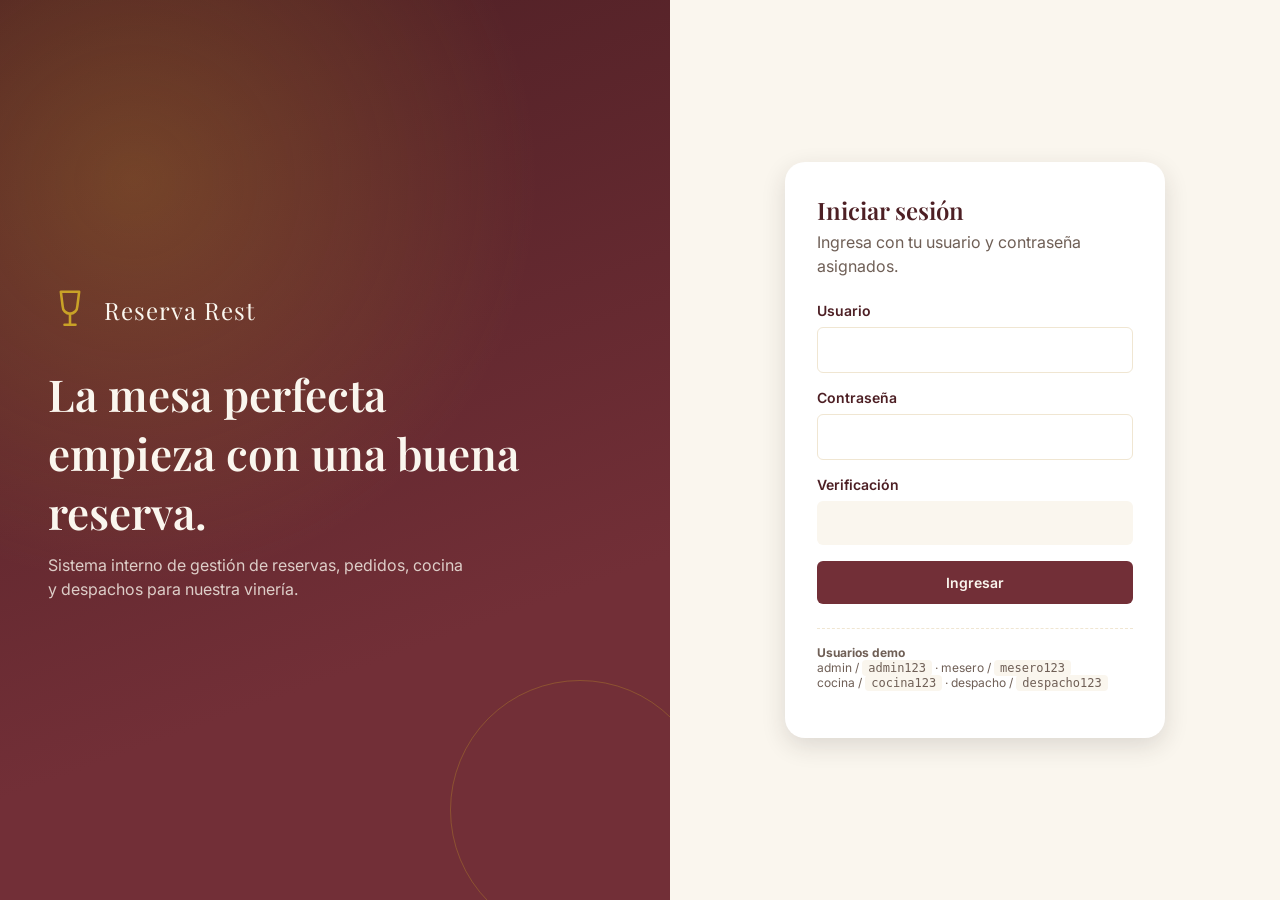
<file: index.html>
<!DOCTYPE html>
<html lang="es">

<head>
  <meta charset="UTF-8" />
  <meta name="viewport" content="width=device-width, initial-scale=1.0" />
  <title>Reserva Rest · Vinería — Ingreso</title>

  <link rel="stylesheet" href="css/variables.css" />
  <link rel="stylesheet" href="css/base.css" />
  <link rel="stylesheet" href="css/components.css" />
  <link rel="stylesheet" href="css/login.css" />
</head>

<body>
  <main class="login-screen">
    <!-- Panel de marca -->
    <section class="login-brand" aria-hidden="true">
      <div class="brand-mark">
        <svg viewBox="0 0 24 24" fill="none" xmlns="http://www.w3.org/2000/svg">
          <path d="M7 2h10l-1 8a4 4 0 0 1-8 0L7 2z" stroke="#C9A227" stroke-width="1.4" stroke-linejoin="round" />
          <path d="M12 14v6M9 20h6" stroke="#C9A227" stroke-width="1.4" stroke-linecap="round" />
        </svg>
        <span>Reserva Rest</span>
      </div>
      <h1>La mesa perfecta empieza con una buena reserva.</h1>
      <p>Sistema interno de gestión de reservas, pedidos, cocina y despachos para nuestra vinería.</p>
      <div class="vine-line"></div>
    </section>

    <!-- Panel de acceso -->
    <section class="login-panel">
      <div class="login-card">
        <h2>Iniciar sesión</h2>
        <p class="subtitle text-muted">Ingresa con tu usuario y contraseña asignados.</p>

        <div id="login-error" class="login-error" role="alert"></div>

        <form id="login-form" novalidate>
          <div class="field">
            <label for="username">Usuario</label>
            <input type="text" id="username" name="username" autocomplete="username" />
            <span class="field-error">Ingresa tu usuario.</span>
          </div>

          <div class="field">
            <label for="password">Contraseña</label>
            <input type="password" id="password" name="password" autocomplete="current-password" />
            <span class="field-error">Ingresa tu contraseña.</span>
          </div>
          <div class="field">
            <label for="captcha-answer">Verificación</label>
            <div class="captcha-row">
              <div class="g-recaptcha" data-sitekey="6LdIKGItAAAAAOWesANeMLs_8YLRDsLQZmPIlq1w"></div>
              <br />
            </div>

            <button type="submit" id="login-submit" class="btn btn-primary" style="width:100%;">Ingresar</button>
        </form>

        <div class="demo-users">
          <strong>Usuarios demo</strong><br />
          admin / <code>admin123</code> · mesero / <code>mesero123</code><br />
          cocina / <code>cocina123</code> · despacho / <code>despacho123</code>
        </div>
      </div>
    </section>
  </main>

  <div id="toast-container"></div>

  <!-- Orden de carga: config y utilidades primero, luego seguridad,
       almacenamiento, sesión, UI y finalmente la lógica de esta vista -->
  <script src="js/config.js"></script>
  <script src="js/security.js"></script>
  <script src="js/storage.js"></script>
  <script src="js/session.js"></script>
  <script src="js/ui.js"></script>
  <script src="js/bootstrap.js"></script>
  <script src="js/auth.js"></script>
  <script src="https://www.google.com/recaptcha/api.js" async defer></script>
</body>

</html>
</file>
<file: css/variables.css>
/* ============================================================
   variables.css
   Tokens de diseño globales para "Reserva Rest".
   Todo color/tipografía/espaciado usado en el resto de los
   archivos CSS debe salir de aquí. Así, si el negocio pide
   cambiar la paleta, se edita un solo archivo.
   ============================================================ */

:root {
  /* --- Paleta vineria --- */
  --color-vino: #722f37;
  --color-vino-oscuro: #4d1f24;
  --color-vino-claro: #9a4750;
  --color-dorado: #c9a227;
  --color-dorado-claro: #e8c96a;
  --color-crema: #faf6ee;
  --color-crema-oscuro: #f0e6d2;
  --color-carbon: #2b2320;
  --color-texto: #362a25;
  --color-texto-suave: #6f5f56;

  /* --- Estados de mesas / pedidos --- */
  --color-disponible: #4c7a4c;
  --color-reservada: #c9a227;
  --color-ocupada: #a4373a;
  --color-pendiente: #a4373a;
  --color-preparando: #c9a227;
  --color-listo: #4c7a4c;

  /* --- Feedback --- */
  --color-exito: #3f7d4a;
  --color-error: #b3332f;
  --color-info: #3a6ea5;
  --color-advertencia: #c9a227;

  /* --- Tipografía --- */
  --font-display: "Playfair Display", "Georgia", serif;
  --font-body: "Inter", "Segoe UI", sans-serif;

  --fs-xs: 0.75rem;
  --fs-sm: 0.875rem;
  --fs-base: 1rem;
  --fs-md: 1.125rem;
  --fs-lg: 1.5rem;
  --fs-xl: 2rem;
  --fs-xxl: 2.75rem;

  /* --- Espaciado --- */
  --space-1: 4px;
  --space-2: 8px;
  --space-3: 12px;
  --space-4: 16px;
  --space-5: 24px;
  --space-6: 32px;
  --space-7: 48px;

  /* --- Bordes / sombras --- */
  --radius-sm: 6px;
  --radius-md: 12px;
  --radius-lg: 20px;
  --shadow-sm: 0 2px 6px rgba(43, 35, 32, 0.08);
  --shadow-md: 0 8px 24px rgba(43, 35, 32, 0.14);
  --shadow-vino: 0 10px 30px rgba(114, 47, 55, 0.25);

  /* --- Layout --- */
  --sidebar-width: 260px;
  --sidebar-width-collapsed: 72px;
  --topbar-height: 64px;
  --transition-base: 200ms ease;
}
</file>
<file: css/base.css>
/* ============================================================
   base.css
   Reset ligero + estilos base (tipografía, botones, formularios,
   utilidades) compartidos por login y dashboard.
   Requiere variables.css cargado antes.
   ============================================================ */

@import url("https://fonts.googleapis.com/css2?family=Playfair+Display:wght@500;600;700&family=Inter:wght@400;500;600;700&display=swap");

*, *::before, *::after { box-sizing: border-box; }

html, body {
  margin: 0;
  padding: 0;
  height: 100%;
}

body {
  font-family: var(--font-body);
  color: var(--color-texto);
  background: var(--color-crema);
  -webkit-font-smoothing: antialiased;
}

h1, h2, h3, h4 {
  font-family: var(--font-display);
  color: var(--color-vino-oscuro);
  margin: 0 0 var(--space-3);
  font-weight: 600;
}

p { margin: 0 0 var(--space-3); line-height: 1.5; }

a { color: var(--color-vino); }

button, input, select, textarea { font-family: inherit; font-size: var(--fs-base); }

/* Foco visible siempre: accesibilidad de teclado */
button:focus-visible,
a:focus-visible,
input:focus-visible,
select:focus-visible,
textarea:focus-visible {
  outline: 2px solid var(--color-dorado);
  outline-offset: 2px;
}

/* --- Botones reutilizables --- */
.btn {
  display: inline-flex;
  align-items: center;
  justify-content: center;
  gap: var(--space-2);
  padding: var(--space-3) var(--space-5);
  border-radius: var(--radius-sm);
  border: 1px solid transparent;
  font-weight: 600;
  font-size: var(--fs-sm);
  cursor: pointer;
  transition: transform var(--transition-base), box-shadow var(--transition-base), background var(--transition-base);
}
.btn:active { transform: translateY(1px); }

.btn-primary { background: var(--color-vino); color: var(--color-crema); }
.btn-primary:hover { background: var(--color-vino-oscuro); box-shadow: var(--shadow-vino); }

.btn-gold { background: var(--color-dorado); color: var(--color-vino-oscuro); }
.btn-gold:hover { background: var(--color-dorado-claro); }

.btn-outline { background: transparent; border-color: var(--color-vino); color: var(--color-vino); }
.btn-outline:hover { background: rgba(114, 47, 55, 0.08); }

.btn-danger { background: var(--color-error); color: #fff; }
.btn-danger:hover { filter: brightness(1.08); }

.btn-sm { padding: var(--space-2) var(--space-3); font-size: var(--fs-xs); }
.btn:disabled { opacity: 0.5; cursor: not-allowed; }

/* --- Formularios --- */
.field { margin-bottom: var(--space-4); text-align: left; }
.field label {
  display: block;
  font-size: var(--fs-sm);
  font-weight: 600;
  color: var(--color-vino-oscuro);
  margin-bottom: var(--space-2);
}
.field input,
.field select,
.field textarea {
  width: 100%;
  padding: var(--space-3);
  border: 1px solid var(--color-crema-oscuro);
  border-radius: var(--radius-sm);
  background: #fff;
  color: var(--color-texto);
}
.field input:focus,
.field select:focus,
.field textarea:focus {
  border-color: var(--color-vino);
}
.field-error {
  color: var(--color-error);
  font-size: var(--fs-xs);
  margin-top: var(--space-1);
  display: none;
}
.field.invalid input,
.field.invalid select { border-color: var(--color-error); }
.field.invalid .field-error { display: block; }

/* --- Utilidades --- */
.visually-hidden {
  position: absolute; width: 1px; height: 1px;
  padding: 0; margin: -1px; overflow: hidden;
  clip: rect(0, 0, 0, 0); white-space: nowrap; border: 0;
}
.text-muted { color: var(--color-texto-suave); }
.text-center { text-align: center; }
.hidden { display: none !important; }

/* --- Reduced motion --- */
@media (prefers-reduced-motion: reduce) {
  * { animation-duration: 0.001ms !important; transition-duration: 0.001ms !important; }
}
</file>
<file: css/components.css>
/* ============================================================
   components.css
   Componentes de UI reutilizables en todo el dashboard:
   toasts, modales, tablas, badges de estado, tarjetas de stats,
   grilla de mesas.
   ============================================================ */

/* --- Toasts --- */
#toast-container {
  position: fixed;
  bottom: var(--space-5);
  right: var(--space-5);
  display: flex;
  flex-direction: column;
  gap: var(--space-2);
  z-index: 1000;
}
.toast {
  min-width: 260px;
  max-width: 360px;
  padding: var(--space-3) var(--space-4);
  border-radius: var(--radius-sm);
  color: #fff;
  box-shadow: var(--shadow-md);
  font-size: var(--fs-sm);
  animation: toast-in 200ms ease;
}
.toast-success { background: var(--color-exito); }
.toast-error { background: var(--color-error); }
.toast-info { background: var(--color-info); }
.toast-warning { background: var(--color-advertencia); color: var(--color-vino-oscuro); }
@keyframes toast-in {
  from { opacity: 0; transform: translateY(8px); }
  to { opacity: 1; transform: translateY(0); }
}

/* --- Modal --- */
.modal-overlay {
  position: fixed; inset: 0;
  background: rgba(43, 35, 32, 0.55);
  display: flex; align-items: center; justify-content: center;
  z-index: 900;
  padding: var(--space-4);
}
.modal-box {
  background: #fff;
  border-radius: var(--radius-md);
  padding: var(--space-6);
  width: 100%;
  max-width: 480px;
  max-height: 90vh;
  overflow-y: auto;
  box-shadow: var(--shadow-md);
}
.modal-box h3 { margin-bottom: var(--space-4); }
.modal-actions {
  display: flex;
  justify-content: flex-end;
  gap: var(--space-3);
  margin-top: var(--space-5);
}

/* --- Badges de estado --- */
.badge {
  display: inline-flex;
  align-items: center;
  gap: var(--space-1);
  padding: 2px var(--space-3);
  border-radius: 999px;
  font-size: var(--fs-xs);
  font-weight: 700;
  text-transform: uppercase;
  letter-spacing: 0.03em;
}
.badge-disponible { background: rgba(76, 122, 76, 0.15); color: var(--color-disponible); }
.badge-reservada { background: rgba(201, 162, 39, 0.18); color: #8a6c14; }
.badge-ocupada { background: rgba(164, 55, 58, 0.15); color: var(--color-ocupada); }
.badge-pending, .badge-pendiente { background: rgba(164, 55, 58, 0.15); color: var(--color-pendiente); }
.badge-preparing, .badge-preparando { background: rgba(201, 162, 39, 0.18); color: #8a6c14; }
.badge-ready, .badge-listo { background: rgba(76, 122, 76, 0.15); color: var(--color-listo); }
.badge-in_route { background: rgba(58, 110, 165, 0.15); color: var(--color-info); }
.badge-delivered { background: rgba(76, 122, 76, 0.15); color: var(--color-listo); }

/* --- Tabla --- */
.table-wrap { overflow-x: auto; border-radius: var(--radius-md); box-shadow: var(--shadow-sm); }
table.data-table {
  width: 100%;
  border-collapse: collapse;
  background: #fff;
  font-size: var(--fs-sm);
}
table.data-table th {
  background: var(--color-vino-oscuro);
  color: var(--color-crema);
  text-align: left;
  padding: var(--space-3) var(--space-4);
  font-weight: 600;
}
table.data-table td {
  padding: var(--space-3) var(--space-4);
  border-bottom: 1px solid var(--color-crema-oscuro);
}
table.data-table tbody tr:hover { background: var(--color-crema); }
table.data-table td.actions { display: flex; gap: var(--space-2); }
.table-empty { padding: var(--space-6); text-align: center; color: var(--color-texto-suave); }

/* --- Tarjetas de estadística --- */
.stats-grid {
  display: grid;
  grid-template-columns: repeat(auto-fit, minmax(200px, 1fr));
  gap: var(--space-4);
  margin-bottom: var(--space-6);
}
.stat-card {
  background: #fff;
  border-radius: var(--radius-md);
  padding: var(--space-5);
  box-shadow: var(--shadow-sm);
  border-left: 4px solid var(--color-dorado);
}
.stat-card .stat-value {
  font-family: var(--font-display);
  font-size: var(--fs-xxl);
  color: var(--color-vino);
  line-height: 1;
}
.stat-card .stat-label {
  font-size: var(--fs-sm);
  color: var(--color-texto-suave);
  margin-top: var(--space-2);
}

/* --- Grilla de mesas --- */
.tables-grid {
  display: grid;
  grid-template-columns: repeat(auto-fill, minmax(120px, 1fr));
  gap: var(--space-4);
}
.table-tile {
  aspect-ratio: 1;
  border-radius: var(--radius-md);
  border: none;
  color: #fff;
  font-weight: 700;
  cursor: pointer;
  display: flex;
  flex-direction: column;
  align-items: center;
  justify-content: center;
  gap: var(--space-1);
  transition: transform var(--transition-base);
}
.table-tile:hover { transform: translateY(-3px); }
.table-tile.state-available { background: var(--color-disponible); }
.table-tile.state-reserved { background: var(--color-reservada); color: var(--color-vino-oscuro); }
.table-tile.state-occupied { background: var(--color-ocupada); }
.table-tile small { font-weight: 400; font-size: var(--fs-xs); opacity: 0.9; }

/* --- Panel/card genérica --- */
.panel {
  background: #fff;
  border-radius: var(--radius-md);
  padding: var(--space-5);
  box-shadow: var(--shadow-sm);
  margin-bottom: var(--space-5);
}
.panel-header {
  display: flex;
  align-items: center;
  justify-content: space-between;
  margin-bottom: var(--space-4);
  flex-wrap: wrap;
  gap: var(--space-3);
}

/* --- Chip de cantidad en pedidos --- */
.qty-chip {
  display: inline-flex;
  align-items: center;
  gap: var(--space-2);
  background: var(--color-crema);
  border-radius: 999px;
  padding: var(--space-1) var(--space-3);
}
</file>
<file: css/login.css>
/* ============================================================
   login.css
   Estilos exclusivos de index.html (pantalla de acceso).
   ============================================================ */

.login-screen {
  min-height: 100vh;
  display: grid;
  grid-template-columns: 1.1fr 1fr;
  background: var(--color-vino-oscuro);
}

.login-brand {
  display: flex;
  flex-direction: column;
  justify-content: center;
  padding: var(--space-7);
  color: var(--color-crema);
  background:
    radial-gradient(circle at 20% 20%, rgba(201, 162, 39, 0.25), transparent 45%),
    linear-gradient(160deg, var(--color-vino-oscuro), var(--color-vino) 70%);
  position: relative;
  overflow: hidden;
}
.login-brand .brand-mark {
  display: inline-flex;
  align-items: center;
  gap: var(--space-3);
  margin-bottom: var(--space-6);
}
.login-brand .brand-mark svg { width: 44px; height: 44px; }
.login-brand .brand-mark span {
  font-family: var(--font-display);
  font-size: var(--fs-lg);
  letter-spacing: 0.04em;
}
.login-brand h1 {
  color: var(--color-crema);
  font-size: var(--fs-xxl);
  max-width: 480px;
}
.login-brand p { color: rgba(250, 246, 238, 0.8); max-width: 420px; }
.login-brand .vine-line {
  position: absolute;
  bottom: -40px; right: -40px;
  width: 260px; height: 260px;
  border: 1px solid rgba(201, 162, 39, 0.3);
  border-radius: 50%;
}

.login-panel {
  display: flex;
  align-items: center;
  justify-content: center;
  background: var(--color-crema);
  padding: var(--space-5);
}
.login-card {
  width: 100%;
  max-width: 380px;
  background: #fff;
  border-radius: var(--radius-lg);
  padding: var(--space-6);
  box-shadow: var(--shadow-md);
}
.login-card h2 { margin-bottom: var(--space-1); }
.login-card .subtitle { margin-bottom: var(--space-5); }

.captcha-row {
  display: flex;
  align-items: center;
  justify-content: center;
  background: var(--color-crema);
  border-radius: var(--radius-sm);
  padding: var(--space-3);
  margin-bottom: var(--space-4);
}
.captcha-question {
  font-family: var(--font-display);
  font-weight: 700;
  color: var(--color-vino);
  white-space: nowrap;
}
.captcha-row input { flex: 1; }
.captcha-refresh {
  background: none;
  border: none;
  cursor: pointer;
  color: var(--color-vino);
  font-size: var(--fs-md);
  padding: var(--space-1);
}
.login-error {
  background: rgba(179, 51, 47, 0.1);
  color: var(--color-error);
  border-radius: var(--radius-sm);
  padding: var(--space-3);
  font-size: var(--fs-sm);
  margin-bottom: var(--space-4);
  display: none;
}
.login-error.show { display: block; }

.demo-users {
  margin-top: var(--space-5);
  padding-top: var(--space-4);
  border-top: 1px dashed var(--color-crema-oscuro);
  font-size: var(--fs-xs);
  color: var(--color-texto-suave);
}
.demo-users code {
  background: var(--color-crema);
  padding: 1px 6px;
  border-radius: 4px;
}

@media (max-width: 860px) {
  .login-screen { grid-template-columns: 1fr; }
  .login-brand { padding: var(--space-6) var(--space-5); }
}
</file>
<file: css/dashboard.css>
/* ============================================================
   dashboard.css
   Layout del panel principal: topbar, sidebar colapsable,
   contenedor de vistas dinámicas.
   FULLY RESPONSIVE - Mobile First
   ============================================================ */

/* --- Variables responsive --- */
:root {
  --sidebar-width: 260px;
  --sidebar-width-collapsed: 72px;
  --topbar-height: 64px;
  
  /* Breakpoints */
  --breakpoint-xs: 480px;
  --breakpoint-sm: 768px;
  --breakpoint-md: 1024px;
  --breakpoint-lg: 1280px;
  --breakpoint-xl: 1536px;
}

/* ============================================================
   BASE - Mobile First (0 - 480px)
   ============================================================ */
.app-shell {
  display: grid;
  grid-template-columns: 1fr;
  min-height: 100vh;
  transition: grid-template-columns var(--transition-base);
}

/* --- Sidebar móvil (off-canvas) --- */
.sidebar {
  position: fixed;
  top: 0;
  left: 0;
  bottom: 0;
  width: var(--sidebar-width);
  background: var(--color-vino-oscuro);
  color: var(--color-crema);
  padding: var(--space-4) var(--space-3);
  display: flex;
  flex-direction: column;
  overflow-x: hidden;
  transform: translateX(-100%);
  transition: transform var(--transition-base);
  z-index: 200;
  box-shadow: 2px 0 12px rgba(0,0,0,0.15);
}

.app-shell.sidebar-open .sidebar {
  transform: translateX(0);
}

/* Scrim (fondo oscuro al abrir sidebar) */
.sidebar-scrim {
  display: none;
  position: fixed;
  inset: 0;
  background: rgba(0,0,0,0.5);
  z-index: 150;
  backdrop-filter: blur(2px);
}

.app-shell.sidebar-open .sidebar-scrim {
  display: block;
}

/* Brand */
.sidebar .brand {
  display: flex;
  align-items: center;
  gap: var(--space-2);
  padding: 0 var(--space-2);
  margin-bottom: var(--space-6);
  white-space: nowrap;
}

.sidebar .brand svg {
  width: 28px;
  height: 28px;
  flex-shrink: 0;
}

.sidebar .brand span {
  font-family: var(--font-display);
  font-size: var(--fs-md);
}

/* Navegación */
.nav-list {
  list-style: none;
  margin: 0;
  padding: 0;
  display: flex;
  flex-direction: column;
  gap: var(--space-1);
  flex: 1;
}

.nav-link {
  display: flex;
  align-items: center;
  gap: var(--space-3);
  padding: var(--space-3);
  border-radius: var(--radius-sm);
  color: rgba(250, 246, 238, 0.85);
  text-decoration: none;
  cursor: pointer;
  border: none;
  background: none;
  width: 100%;
  text-align: left;
  font-size: var(--fs-sm);
  white-space: nowrap;
  transition: background 0.2s, color 0.2s;
}

.nav-link svg {
  width: 20px;
  height: 20px;
  flex-shrink: 0;
}

.nav-link:hover {
  background: rgba(250, 246, 238, 0.08);
  color: #fff;
}

.nav-link.active {
  background: var(--color-dorado);
  color: var(--color-vino-oscuro);
  font-weight: 600;
}

.sidebar-footer {
  border-top: 1px solid rgba(250, 246, 238, 0.15);
  padding-top: var(--space-4);
  font-size: var(--fs-xs);
  color: rgba(250, 246, 238, 0.6);
  white-space: nowrap;
}

/* --- Topbar móvil --- */
.topbar {
  height: var(--topbar-height);
  background: #fff;
  border-bottom: 1px solid var(--color-crema-oscuro);
  display: flex;
  align-items: center;
  justify-content: space-between;
  padding: 0 var(--space-3);
  position: sticky;
  top: 0;
  z-index: 100;
  box-shadow: 0 1px 4px rgba(0,0,0,0.05);
}

.topbar .left {
  display: flex;
  align-items: center;
  gap: var(--space-2);
  min-width: 0;
}

#sidebar-toggle {
  background: none;
  border: none;
  cursor: pointer;
  padding: var(--space-2);
  border-radius: var(--radius-sm);
  color: var(--color-vino);
  display: flex;
  align-items: center;
  justify-content: center;
  transition: background 0.2s;
}

#sidebar-toggle:hover {
  background: var(--color-crema);
}

.topbar h1 {
  font-size: var(--fs-sm);
  margin: 0;
  white-space: nowrap;
  overflow: hidden;
  text-overflow: ellipsis;
}

.topbar .right {
  display: flex;
  align-items: center;
  gap: var(--space-2);
  flex-shrink: 0;
}

.user-chip {
  display: flex;
  align-items: center;
  gap: var(--space-1);
  font-size: var(--fs-xs);
}

.user-chip .role-badge {
  background: var(--color-crema);
  color: var(--color-vino);
  padding: 2px var(--space-2);
  border-radius: 999px;
  font-size: var(--fs-xs);
  font-weight: 700;
  text-transform: uppercase;
}

.user-chip .user-name {
  display: none;
}

/* --- Contenido móvil --- */
.content {
  padding: var(--space-3);
}

.view {
  display: none;
}

.view.active {
  display: block;
}

.view-header {
  margin-bottom: var(--space-4);
}

.view-header h2 {
  font-size: var(--fs-lg);
  margin-bottom: var(--space-1);
}

.view-header p {
  color: var(--color-texto-suave);
  font-size: var(--fs-sm);
}

/* --- Grid reservas móvil --- */
.reservations-grid {
  display: grid;
  grid-template-columns: 1fr;
  gap: var(--space-3);
}

.reservation-card {
  background: #fff;
  border-radius: var(--radius-md);
  padding: var(--space-3);
  box-shadow: var(--shadow-sm);
  border-top: 3px solid var(--color-dorado);
}

.reservation-card h4 {
  font-size: var(--fs-md);
  margin-bottom: var(--space-2);
}

.reservation-card .meta {
  font-size: var(--fs-sm);
  color: var(--color-texto-suave);
  margin-bottom: var(--space-1);
}

.reservation-card .card-actions {
  display: flex;
  flex-direction: column;
  gap: var(--space-2);
  margin-top: var(--space-3);
}

.reservation-card .card-actions .btn {
  width: 100%;
  justify-content: center;
}

/* ============================================================
   TABLETS PEQUEÑAS (481px - 768px)
   ============================================================ */
@media (min-width: 481px) {
  .content {
    padding: var(--space-4);
  }
  
  .reservations-grid {
    grid-template-columns: repeat(2, 1fr);
  }
  
  .reservation-card .card-actions {
    flex-direction: row;
  }
  
  .reservation-card .card-actions .btn {
    width: auto;
  }
  
  .user-chip .user-name {
    display: inline;
  }
  
  .topbar h1 {
    font-size: var(--fs-md);
  }
}

/* ============================================================
   TABLETS GRANDES / LAPTOPS PEQUEÑAS (769px - 1024px)
   ============================================================ */
@media (min-width: 769px) {
  /* Sidebar fijo */
  .sidebar {
    position: relative;
    transform: translateX(0);
    width: var(--sidebar-width);
    padding: var(--space-5) var(--space-3);
    box-shadow: none;
    z-index: auto;
  }
  
  .sidebar-scrim {
    display: none !important;
  }
  
  .app-shell {
    grid-template-columns: var(--sidebar-width) 1fr;
  }
  
  .app-shell.sidebar-collapsed {
    grid-template-columns: var(--sidebar-width-collapsed) 1fr;
  }
  
  .app-shell.sidebar-collapsed .brand span,
  .app-shell.sidebar-collapsed .nav-link span,
  .app-shell.sidebar-collapsed .sidebar-footer span {
    display: none;
  }
  
  .app-shell.sidebar-collapsed .sidebar {
    width: var(--sidebar-width-collapsed);
  }
  
  .app-shell.sidebar-collapsed .nav-link {
    justify-content: center;
  }
  
  .app-shell.sidebar-collapsed .nav-link svg {
    margin: 0;
  }
  
  /* Topbar */
  .topbar {
    padding: 0 var(--space-5);
  }
  
  .topbar h1 {
    font-size: var(--fs-lg);
  }
  
  .user-chip {
    font-size: var(--fs-sm);
  }
  
  .user-chip .user-name {
    display: inline;
  }
  
  .content {
    padding: var(--space-5);
  }
  
  .reservations-grid {
    grid-template-columns: repeat(2, 1fr);
    gap: var(--space-4);
  }
  
  .view-header h2 {
    font-size: var(--fs-xl);
  }
}

/* ============================================================
   COMPUTADORAS (1025px - 1280px)
   ============================================================ */
@media (min-width: 1025px) {
  .reservations-grid {
    grid-template-columns: repeat(3, 1fr);
    gap: var(--space-5);
  }
  
  .content {
    padding: var(--space-6);
  }
  
  .topbar {
    padding: 0 var(--space-6);
  }
  
  .sidebar {
    padding: var(--space-6) var(--space-4);
  }
  
  .reservation-card {
    padding: var(--space-4);
  }
}

/* ============================================================
   PANTALLAS GRANDES (1281px - 1536px)
   ============================================================ */
@media (min-width: 1281px) {
  .reservations-grid {
    grid-template-columns: repeat(3, 1fr);
    gap: var(--space-6);
  }
  
  .content {
    padding: var(--space-7);
    max-width: 1440px;
    margin: 0 auto;
  }
  
  .topbar {
    padding: 0 var(--space-7);
  }
  
  .sidebar {
    padding: var(--space-7) var(--space-5);
  }
  
  .sidebar .brand svg {
    width: 32px;
    height: 32px;
  }
  
  .sidebar .brand span {
    font-size: var(--fs-lg);
  }
  
  .nav-link {
    font-size: var(--fs-md);
    padding: var(--space-3) var(--space-4);
  }
  
  .nav-link svg {
    width: 22px;
    height: 22px;
  }
}

/* ============================================================
   PANTALLAS EXTRA GRANDES (1537px en adelante)
   ============================================================ */
@media (min-width: 1537px) {
  :root {
    --sidebar-width: 300px;
    --sidebar-width-collapsed: 80px;
  }
  
  .app-shell {
    grid-template-columns: var(--sidebar-width) 1fr;
  }
  
  .app-shell.sidebar-collapsed {
    grid-template-columns: var(--sidebar-width-collapsed) 1fr;
  }
  
  .reservations-grid {
    grid-template-columns: repeat(4, 1fr);
    gap: var(--space-6);
  }
  
  .content {
    padding: var(--space-8);
    max-width: 1600px;
    margin: 0 auto;
  }
  
  .topbar {
    padding: 0 var(--space-8);
    height: 72px;
  }
  
  .topbar h1 {
    font-size: var(--fs-xl);
  }
  
  .sidebar .brand svg {
    width: 36px;
    height: 36px;
  }
  
  .sidebar .brand span {
    font-size: var(--fs-xl);
  }
  
  .nav-link {
    font-size: var(--fs-md);
    padding: var(--space-4) var(--space-5);
    gap: var(--space-4);
  }
  
  .nav-link svg {
    width: 24px;
    height: 24px;
  }
  
  .reservation-card {
    padding: var(--space-5);
  }
  
  .reservation-card h4 {
    font-size: var(--fs-lg);
  }
  
  .user-chip {
    font-size: var(--fs-md);
  }
}

/* ============================================================
   AJUSTES PARA ORIENTACIÓN HORIZONTAL EN MÓVILES
   ============================================================ */
@media (max-height: 600px) and (orientation: landscape) {
  .sidebar {
    padding: var(--space-2) var(--space-3);
  }
  
  .sidebar .brand {
    margin-bottom: var(--space-3);
  }
  
  .sidebar .brand svg {
    width: 20px;
    height: 20px;
  }
  
  .sidebar .brand span {
    font-size: var(--fs-sm);
  }
  
  .nav-link {
    padding: var(--space-2);
    gap: var(--space-2);
  }
  
  .nav-link svg {
    width: 16px;
    height: 16px;
  }
  
  .sidebar-footer {
    padding-top: var(--space-2);
  }
  
  .topbar {
    height: 48px;
    padding: 0 var(--space-2);
  }
  
  .topbar h1 {
    font-size: var(--fs-sm);
  }
}

/* ============================================================
   UTILIDADES RESPONSIVE
   ============================================================ */
/* Ocultar elementos en móvil */
.hide-mobile {
  display: none;
}

@media (min-width: 769px) {
  .hide-mobile {
    display: inline;
  }
}

/* Mostrar solo en móvil */
.show-mobile {
  display: inline;
}

@media (min-width: 769px) {
  .show-mobile {
    display: none;
  }
}

/* Ajustes de fuente responsiva */
@media (max-width: 480px) {
  .text-responsive {
    font-size: var(--fs-sm);
  }
}

/* Espaciado responsivo */
@media (max-width: 768px) {
  .gap-responsive {
    gap: var(--space-2);
  }
}

@media (min-width: 769px) {
  .gap-responsive {
    gap: var(--space-4);
  }
}
</file>
